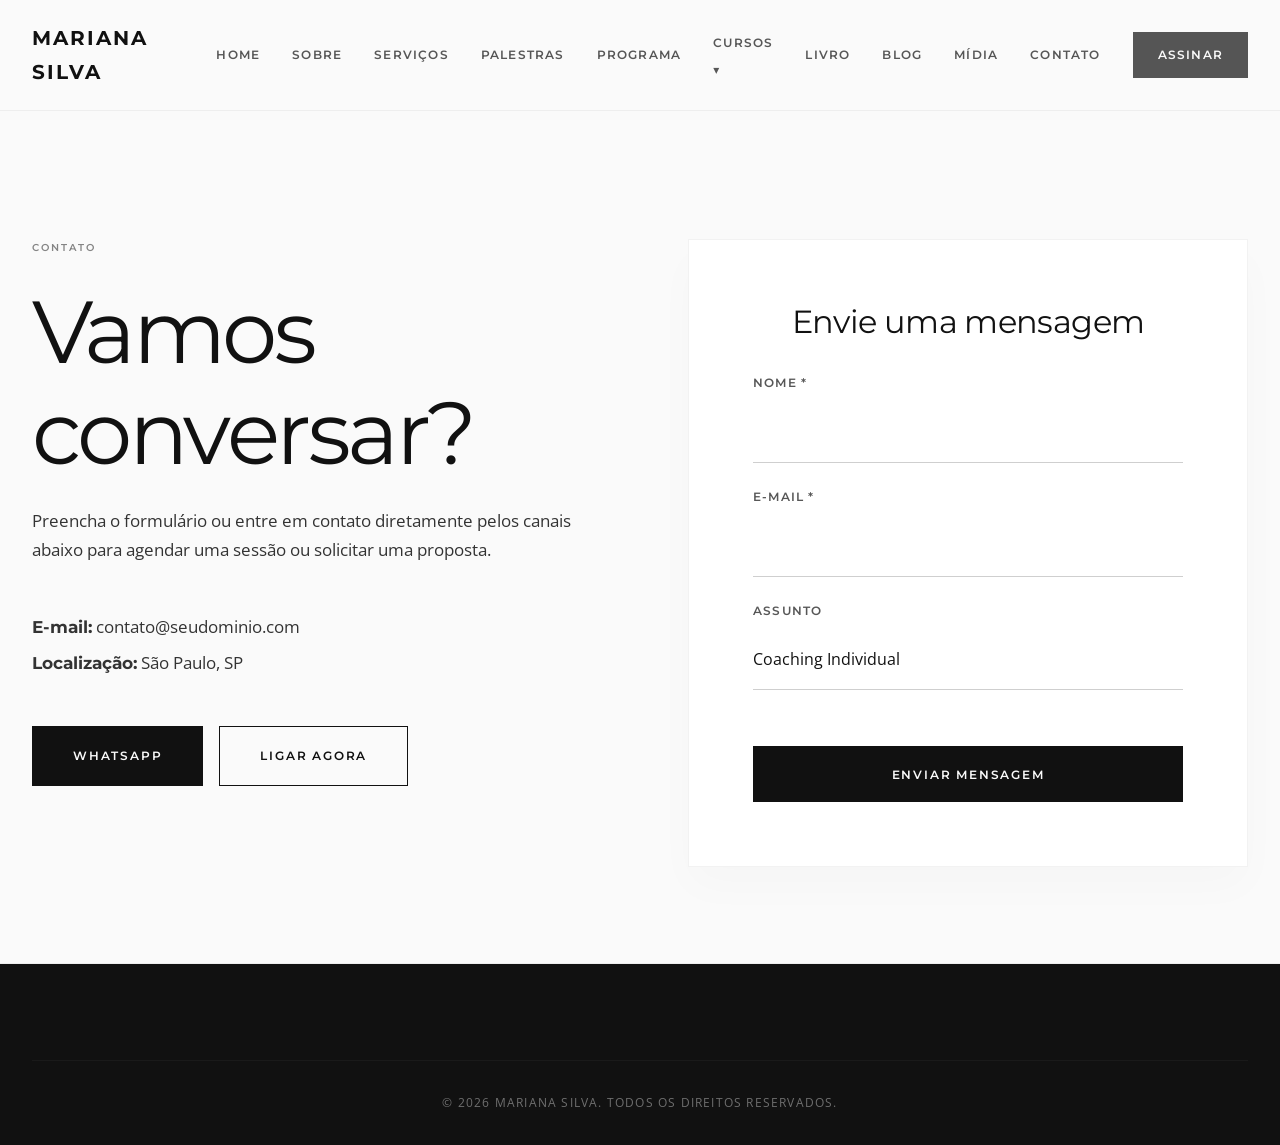
<file: contato.html>
<!DOCTYPE html>
<html lang="pt-BR">
<head>
  <meta charset="UTF-8">
  <meta name="viewport" content="width=device-width, initial-scale=1.0">
  <title>Contato | Mariana Silva</title>
  <link rel="preconnect" href="https://fonts.googleapis.com">
  <link rel="preconnect" href="https://fonts.gstatic.com" crossorigin>
  <link href="https://fonts.googleapis.com/css2?family=Montserrat:wght@300;400;600;700&family=Open+Sans:wght@400;600&display=swap" rel="stylesheet">
  <link rel="stylesheet" href="assets/styles.css">
</head>
<body>
  <!-- Header -->
  <header class="header">
    <div class="container">
      <a href="index.html" class="logo">Mariana Silva</a>
      <button class="mobile-menu-btn">☰</button>
      <nav class="nav">
        <a href="index.html">Home</a>
        <a href="sobre.html">Sobre</a>
        <a href="servicos.html">Serviços</a>
        <a href="palestras.html">Palestras</a>
        <a href="programa.html">Programa</a>
        <div class="dropdown">
          <a href="cursos.html">Cursos ▾</a>
          <div class="dropdown-menu">
            <a href="cursos.html#curso-1">Fundamentos para uma Carreira Forte</a>
            <a href="cursos.html#curso-2">Coaching Yourself to Career Success</a>
            <a href="cursos.html#curso-3">Building an Authentic Career</a>
            <a href="cursos.html#curso-4">Cultivating Quiet Confidence</a>
          </div>
        </div>
        <a href="index.html#livro">Livro</a>
        <a href="blog/index.html">Blog</a>
        <a href="midia.html">Mídia</a>
        <a href="contato.html">Contato</a>
        <a href="index.html#assinar" class="btn btn-primary" style="padding: 0.75rem 1.5rem;">Assinar</a>
      </nav>
    </div>
  </header>

  <section class="hero fade-up" style="padding: 8rem 0 6rem; min-height: auto;">
    <div class="container split-section">
      <div class="split-content">
        <span class="micro-heading">Contato</span>
        <h1>Vamos conversar?</h1>
        <p>Preencha o formulário ou entre em contato diretamente pelos canais abaixo para agendar uma sessão ou solicitar uma proposta.</p>
        
        <div style="margin-top: 3rem; margin-bottom: 3rem;">
          <p style="margin-bottom: 0.5rem;"><strong style="font-family: var(--font-headings);">E-mail:</strong> contato@seudominio.com</p>
          <p><strong style="font-family: var(--font-headings);">Localização:</strong> São Paulo, SP</p>
        </div>
        
        <div class="hero-actions">
          <a href="https://wa.me/5511999999999?text=Ol%C3%A1%21%20Vim%20pelo%20seu%20site%20e%20quero%20saber%20mais%20sobre%20consultoria%20de%20carreira." class="btn btn-primary" target="_blank">WhatsApp</a>
          <a href="tel:+5511999999999" class="btn btn-outline">Ligar Agora</a>
        </div>
      </div>
      
      <div class="optin-block fade-up delay-1" style="margin: 0; padding: 4rem; width: 100%;">
        <h2 style="font-size: 2rem; margin-bottom: 2rem;">Envie uma mensagem</h2>
        <form action="" method="post" style="text-align: left;">
          <input type="text" name="website" style="display:none" tabindex="-1" autocomplete="off">
          
          <div class="form-group">
            <label>Nome *</label>
            <input type="text" name="nome" class="form-control" required>
          </div>
          
          <div class="form-group">
            <label>E-mail *</label>
            <input type="email" name="email" class="form-control" required>
          </div>
          
          <div class="form-group">
            <label>Assunto</label>
            <select name="interesse" class="form-control" style="appearance: none; background: transparent;">
              <option value="Coaching">Coaching Individual</option>
              <option value="Consultoria">Consultoria Corporativa</option>
              <option value="Palestras">Palestras</option>
              <option value="Outros">Outros</option>
            </select>
          </div>
          
          <button type="submit" class="btn btn-primary" style="width: 100%; margin-top: 2rem;">Enviar Mensagem</button>
        </form>
        <div class="success-msg">Mensagem enviada! Entraremos em contato em breve.</div>
      </div>
    </div>
  </section>

  <footer class="footer">
    <div class="container">
      <div class="footer-bottom">
        &copy; 2026 Mariana Silva. Todos os direitos reservados.
      </div>
    </div>
  </footer>
  <script src="assets/main.js"></script>
</body>
</html>
</file>
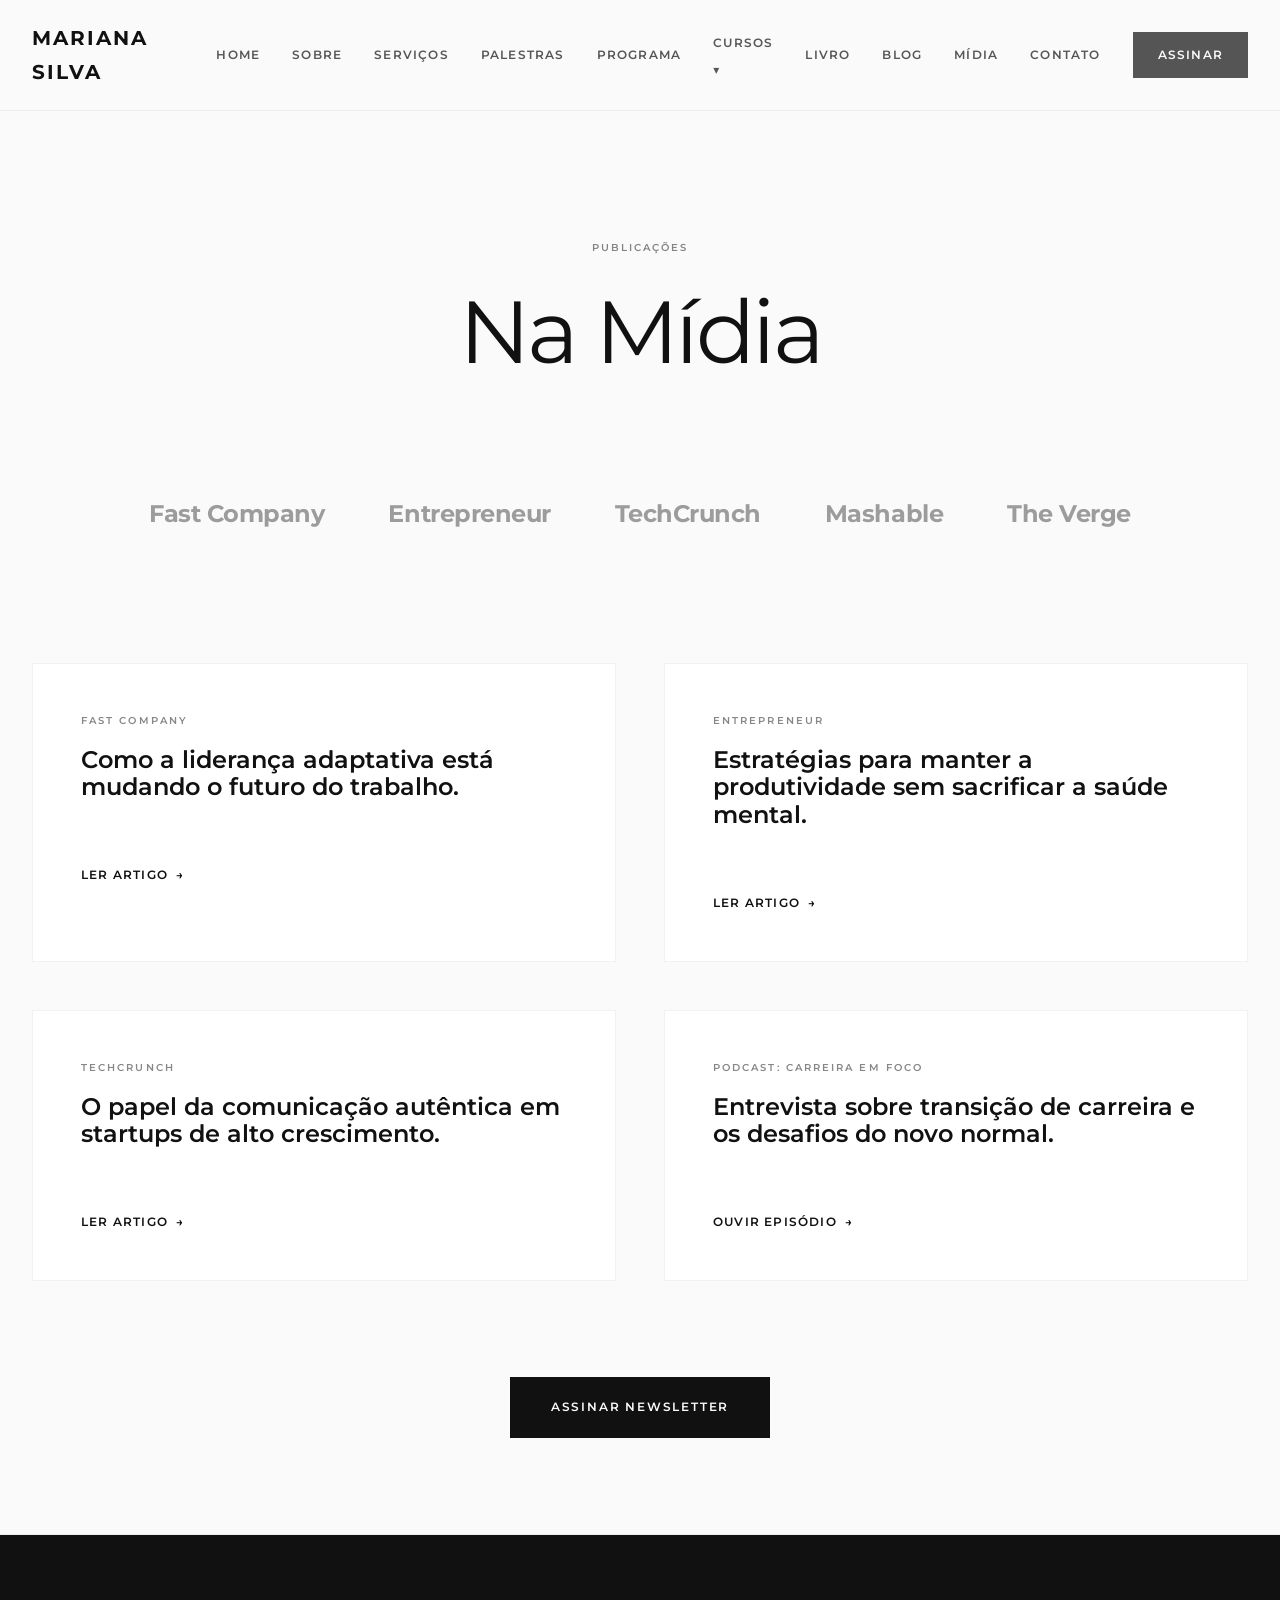
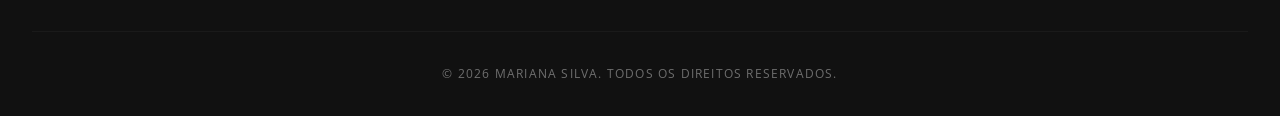
<file: midia.html>
<!DOCTYPE html>
<html lang="pt-BR">
<head>
  <meta charset="UTF-8">
  <meta name="viewport" content="width=device-width, initial-scale=1.0">
  <title>Mídia | Mariana Silva</title>
  <link rel="preconnect" href="https://fonts.googleapis.com">
  <link rel="preconnect" href="https://fonts.gstatic.com" crossorigin>
  <link href="https://fonts.googleapis.com/css2?family=Montserrat:wght@300;400;600;700&family=Open+Sans:wght@400;600&display=swap" rel="stylesheet">
  <link rel="stylesheet" href="assets/styles.css">
</head>
<body>
  <!-- Header -->
  <header class="header">
    <div class="container">
      <a href="index.html" class="logo">Mariana Silva</a>
      <button class="mobile-menu-btn">☰</button>
      <nav class="nav">
        <a href="index.html">Home</a>
        <a href="sobre.html">Sobre</a>
        <a href="servicos.html">Serviços</a>
        <a href="palestras.html">Palestras</a>
        <a href="programa.html">Programa</a>
        <div class="dropdown">
          <a href="cursos.html">Cursos ▾</a>
          <div class="dropdown-menu">
            <a href="cursos.html#curso-1">Fundamentos para uma Carreira Forte</a>
            <a href="cursos.html#curso-2">Coaching Yourself to Career Success</a>
            <a href="cursos.html#curso-3">Building an Authentic Career</a>
            <a href="cursos.html#curso-4">Cultivating Quiet Confidence</a>
          </div>
        </div>
        <a href="index.html#livro">Livro</a>
        <a href="blog/index.html">Blog</a>
        <a href="midia.html">Mídia</a>
        <a href="contato.html">Contato</a>
        <a href="index.html#assinar" class="btn btn-primary" style="padding: 0.75rem 1.5rem;">Assinar</a>
      </nav>
    </div>
  </header>

  <section class="hero fade-up" style="padding: 8rem 0 6rem; min-height: auto;">
    <div class="container">
      <span class="micro-heading" style="text-align: center;">Publicações</span>
      <h1 style="text-align: center; margin-bottom: 3rem;">Na Mídia</h1>
      
      <div class="press-strip fade-up delay-1" style="background: transparent; margin-bottom: 4rem; border: none;">
        <div class="press-logos">
          <span>Fast Company</span>
          <span>Entrepreneur</span>
          <span>TechCrunch</span>
          <span>Mashable</span>
          <span>The Verge</span>
        </div>
      </div>

      <div class="grid-2">
        <div class="card fade-up delay-1" style="padding: 3rem; border: 1px solid rgba(17,17,17,0.05); background: #fff;">
          <span class="micro-heading" style="margin-bottom: 1rem;">Fast Company</span>
          <h3 class="card-title" style="font-size: 1.5rem;">Como a liderança adaptativa está mudando o futuro do trabalho.</h3>
          <a href="#" class="card-link" style="margin-top: 2rem;">Ler Artigo</a>
        </div>
        <div class="card fade-up delay-2" style="padding: 3rem; border: 1px solid rgba(17,17,17,0.05); background: #fff;">
          <span class="micro-heading" style="margin-bottom: 1rem;">Entrepreneur</span>
          <h3 class="card-title" style="font-size: 1.5rem;">Estratégias para manter a produtividade sem sacrificar a saúde mental.</h3>
          <a href="#" class="card-link" style="margin-top: 2rem;">Ler Artigo</a>
        </div>
        <div class="card fade-up delay-3" style="padding: 3rem; border: 1px solid rgba(17,17,17,0.05); background: #fff;">
          <span class="micro-heading" style="margin-bottom: 1rem;">TechCrunch</span>
          <h3 class="card-title" style="font-size: 1.5rem;">O papel da comunicação autêntica em startups de alto crescimento.</h3>
          <a href="#" class="card-link" style="margin-top: 2rem;">Ler Artigo</a>
        </div>
        <div class="card fade-up delay-3" style="padding: 3rem; border: 1px solid rgba(17,17,17,0.05); background: #fff;">
          <span class="micro-heading" style="margin-bottom: 1rem;">Podcast: Carreira em Foco</span>
          <h3 class="card-title" style="font-size: 1.5rem;">Entrevista sobre transição de carreira e os desafios do novo normal.</h3>
          <a href="#" class="card-link" style="margin-top: 2rem;">Ouvir Episódio</a>
        </div>
      </div>
      
      <div style="text-align: center; margin-top: 6rem;" class="fade-up">
        <a href="index.html#assinar" class="btn btn-primary">Assinar Newsletter</a>
      </div>
    </div>
  </section>

  <footer class="footer">
    <div class="container">
      <div class="footer-bottom">
        &copy; 2026 Mariana Silva. Todos os direitos reservados.
      </div>
    </div>
  </footer>
  <script src="assets/main.js"></script>
</body>
</html>
</file>
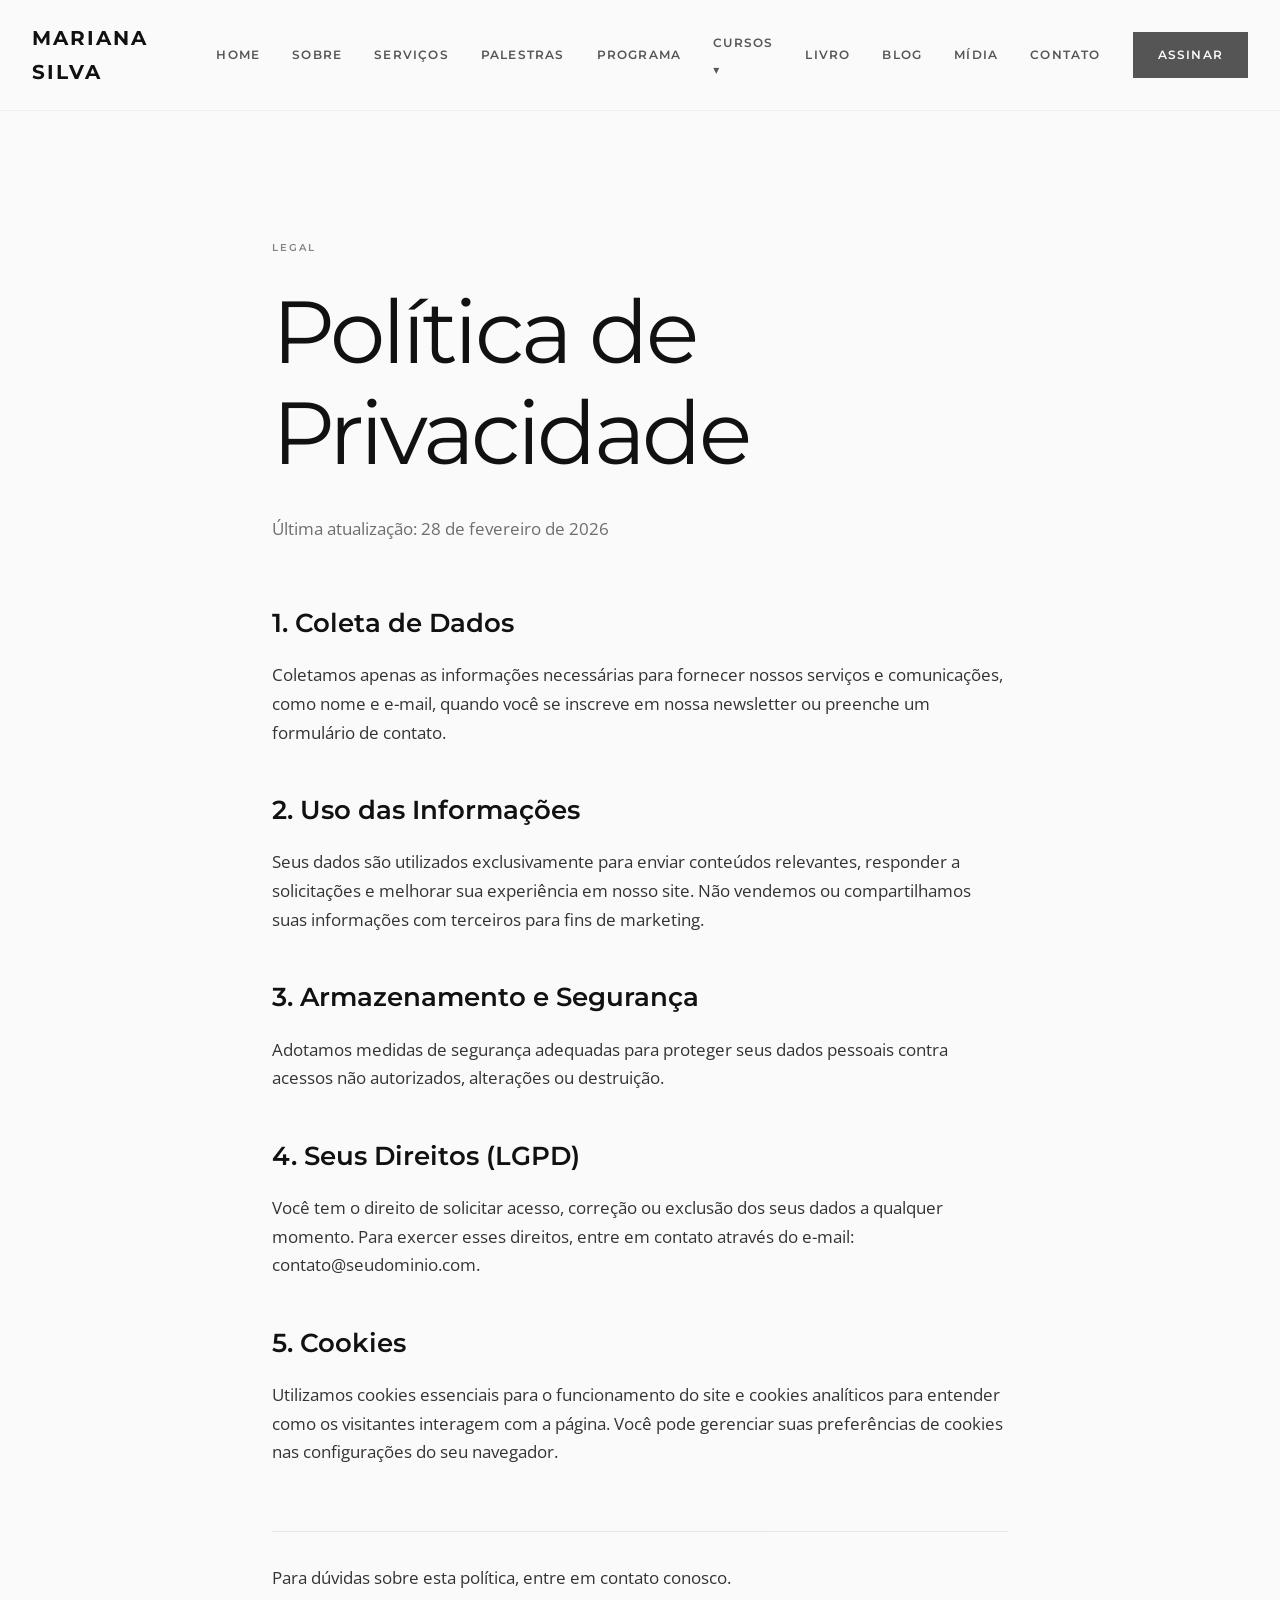
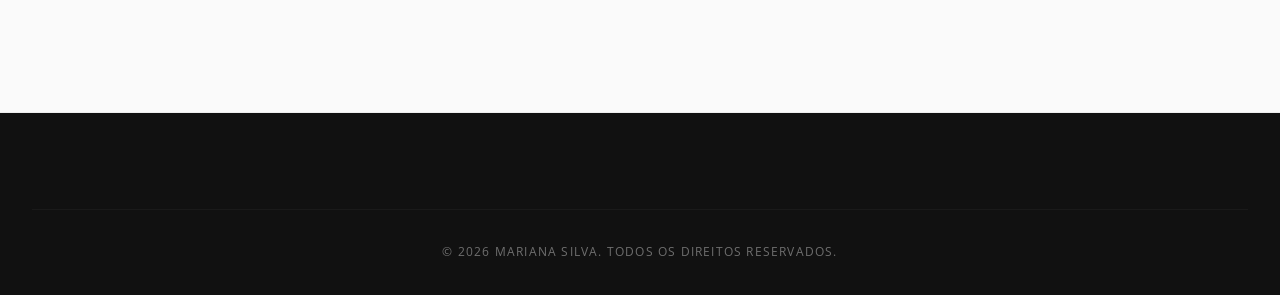
<file: privacidade.html>
<!DOCTYPE html>
<html lang="pt-BR">
<head>
  <meta charset="UTF-8">
  <meta name="viewport" content="width=device-width, initial-scale=1.0">
  <title>Política de Privacidade | Mariana Silva</title>
  <link rel="preconnect" href="https://fonts.googleapis.com">
  <link rel="preconnect" href="https://fonts.gstatic.com" crossorigin>
  <link href="https://fonts.googleapis.com/css2?family=Montserrat:wght@300;400;600;700&family=Open+Sans:wght@400;600&display=swap" rel="stylesheet">
  <link rel="stylesheet" href="assets/styles.css">
</head>
<body>
  <!-- Header -->
  <header class="header">
    <div class="container">
      <a href="index.html" class="logo">Mariana Silva</a>
      <button class="mobile-menu-btn">☰</button>
      <nav class="nav">
        <a href="index.html">Home</a>
        <a href="sobre.html">Sobre</a>
        <a href="servicos.html">Serviços</a>
        <a href="palestras.html">Palestras</a>
        <a href="programa.html">Programa</a>
        <div class="dropdown">
          <a href="cursos.html">Cursos ▾</a>
          <div class="dropdown-menu">
            <a href="cursos.html#curso-1">Fundamentos para uma Carreira Forte</a>
            <a href="cursos.html#curso-2">Coaching Yourself to Career Success</a>
            <a href="cursos.html#curso-3">Building an Authentic Career</a>
            <a href="cursos.html#curso-4">Cultivating Quiet Confidence</a>
          </div>
        </div>
        <a href="index.html#livro">Livro</a>
        <a href="blog/index.html">Blog</a>
        <a href="midia.html">Mídia</a>
        <a href="contato.html">Contato</a>
        <a href="index.html#assinar" class="btn btn-primary" style="padding: 0.75rem 1.5rem;">Assinar</a>
      </nav>
    </div>
  </header>

  <section class="hero fade-up" style="padding: 8rem 0 6rem; min-height: auto;">
    <div class="container" style="max-width: 800px;">
      <span class="micro-heading">Legal</span>
      <h1 style="margin-bottom: 2rem;">Política de Privacidade</h1>
      <p style="margin-bottom: 4rem; opacity: 0.6;">Última atualização: 28 de fevereiro de 2026</p>
      
      <h3 style="margin-top: 3rem;">1. Coleta de Dados</h3>
      <p style="margin-bottom: 1.5rem;">Coletamos apenas as informações necessárias para fornecer nossos serviços e comunicações, como nome e e-mail, quando você se inscreve em nossa newsletter ou preenche um formulário de contato.</p>
      
      <h3 style="margin-top: 3rem;">2. Uso das Informações</h3>
      <p style="margin-bottom: 1.5rem;">Seus dados são utilizados exclusivamente para enviar conteúdos relevantes, responder a solicitações e melhorar sua experiência em nosso site. Não vendemos ou compartilhamos suas informações com terceiros para fins de marketing.</p>
      
      <h3 style="margin-top: 3rem;">3. Armazenamento e Segurança</h3>
      <p style="margin-bottom: 1.5rem;">Adotamos medidas de segurança adequadas para proteger seus dados pessoais contra acessos não autorizados, alterações ou destruição.</p>
      
      <h3 style="margin-top: 3rem;">4. Seus Direitos (LGPD)</h3>
      <p style="margin-bottom: 1.5rem;">Você tem o direito de solicitar acesso, correção ou exclusão dos seus dados a qualquer momento. Para exercer esses direitos, entre em contato através do e-mail: contato@seudominio.com.</p>
      
      <h3 style="margin-top: 3rem;">5. Cookies</h3>
      <p style="margin-bottom: 1.5rem;">Utilizamos cookies essenciais para o funcionamento do site e cookies analíticos para entender como os visitantes interagem com a página. Você pode gerenciar suas preferências de cookies nas configurações do seu navegador.</p>
      
      <p style="margin-top: 4rem; padding-top: 2rem; border-top: 1px solid rgba(17,17,17,0.1);">Para dúvidas sobre esta política, entre em contato conosco.</p>
    </div>
  </section>

  <footer class="footer">
    <div class="container">
      <div class="footer-bottom">
        &copy; 2026 Mariana Silva. Todos os direitos reservados.
      </div>
    </div>
  </footer>
  <script src="assets/main.js"></script>
</body>
</html>
</file>
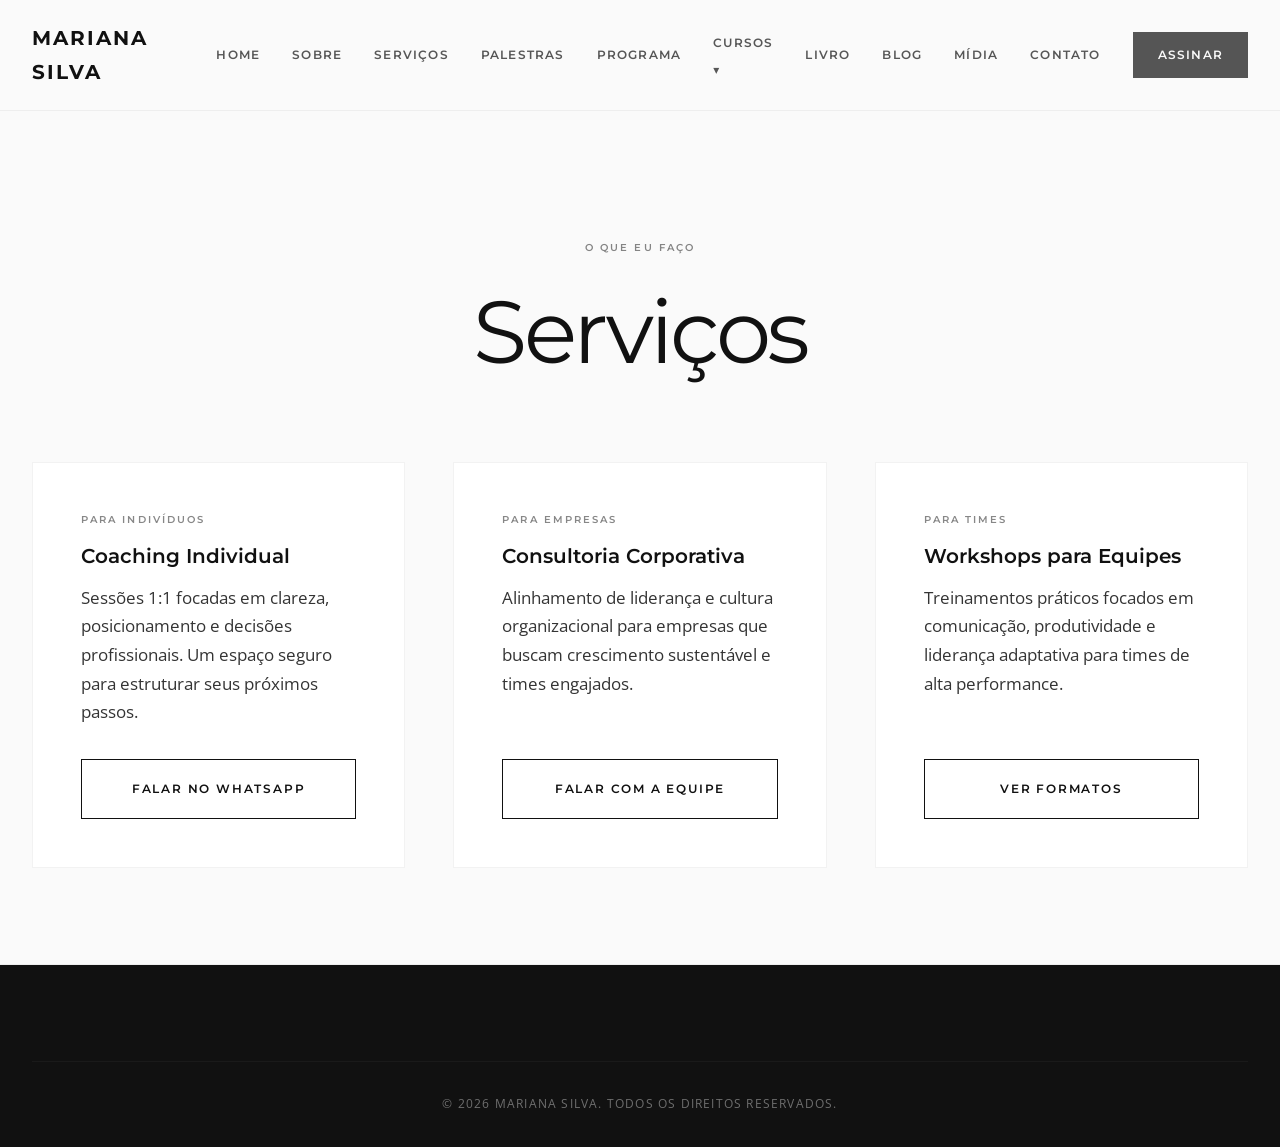
<file: servicos.html>
<!DOCTYPE html>
<html lang="pt-BR">
<head>
  <meta charset="UTF-8">
  <meta name="viewport" content="width=device-width, initial-scale=1.0">
  <title>Serviços | Mariana Silva</title>
  <link rel="preconnect" href="https://fonts.googleapis.com">
  <link rel="preconnect" href="https://fonts.gstatic.com" crossorigin>
  <link href="https://fonts.googleapis.com/css2?family=Montserrat:wght@300;400;600;700&family=Open+Sans:wght@400;600&display=swap" rel="stylesheet">
  <link rel="stylesheet" href="assets/styles.css">
</head>
<body>
  <!-- Header -->
  <header class="header">
    <div class="container">
      <a href="index.html" class="logo">Mariana Silva</a>
      <button class="mobile-menu-btn">☰</button>
      <nav class="nav">
        <a href="index.html">Home</a>
        <a href="sobre.html">Sobre</a>
        <a href="servicos.html">Serviços</a>
        <a href="palestras.html">Palestras</a>
        <a href="programa.html">Programa</a>
        <div class="dropdown">
          <a href="cursos.html">Cursos ▾</a>
          <div class="dropdown-menu">
            <a href="cursos.html#curso-1">Fundamentos para uma Carreira Forte</a>
            <a href="cursos.html#curso-2">Coaching Yourself to Career Success</a>
            <a href="cursos.html#curso-3">Building an Authentic Career</a>
            <a href="cursos.html#curso-4">Cultivating Quiet Confidence</a>
          </div>
        </div>
        <a href="index.html#livro">Livro</a>
        <a href="blog/index.html">Blog</a>
        <a href="midia.html">Mídia</a>
        <a href="contato.html">Contato</a>
        <a href="index.html#assinar" class="btn btn-primary" style="padding: 0.75rem 1.5rem;">Assinar</a>
      </nav>
    </div>
  </header>

  <section class="hero fade-up" style="padding: 8rem 0 6rem; min-height: auto;">
    <div class="container">
      <span class="micro-heading" style="text-align: center;">O que eu faço</span>
      <h1 style="text-align: center; margin-bottom: 5rem;">Serviços</h1>
      <div class="grid-3">
        <div class="card fade-up delay-1" style="border: 1px solid rgba(17,17,17,0.05); padding: 3rem; background: #fff;">
          <span class="micro-heading" style="margin-bottom: 1rem;">Para Indivíduos</span>
          <h3 class="card-title">Coaching Individual</h3>
          <p style="margin-bottom: 2rem;">Sessões 1:1 focadas em clareza, posicionamento e decisões profissionais. Um espaço seguro para estruturar seus próximos passos.</p>
          <a href="https://wa.me/5511999999999?text=Ol%C3%A1%21%20Gostaria%20de%20saber%20mais%20sobre%20o%20Coaching%20Individual." class="btn btn-outline" style="width: 100%; margin-top: auto;" target="_blank">Falar no WhatsApp</a>
        </div>
        <div class="card fade-up delay-2" style="border: 1px solid rgba(17,17,17,0.05); padding: 3rem; background: #fff;">
          <span class="micro-heading" style="margin-bottom: 1rem;">Para Empresas</span>
          <h3 class="card-title">Consultoria Corporativa</h3>
          <p style="margin-bottom: 2rem;">Alinhamento de liderança e cultura organizacional para empresas que buscam crescimento sustentável e times engajados.</p>
          <a href="contato.html" class="btn btn-outline" style="width: 100%; margin-top: auto;">Falar com a Equipe</a>
        </div>
        <div class="card fade-up delay-3" style="border: 1px solid rgba(17,17,17,0.05); padding: 3rem; background: #fff;">
          <span class="micro-heading" style="margin-bottom: 1rem;">Para Times</span>
          <h3 class="card-title">Workshops para Equipes</h3>
          <p style="margin-bottom: 2rem;">Treinamentos práticos focados em comunicação, produtividade e liderança adaptativa para times de alta performance.</p>
          <a href="palestras.html" class="btn btn-outline" style="width: 100%; margin-top: auto;">Ver Formatos</a>
        </div>
      </div>
    </div>
  </section>

  <footer class="footer">
    <div class="container">
      <div class="footer-bottom">
        &copy; 2026 Mariana Silva. Todos os direitos reservados.
      </div>
    </div>
  </footer>
  <script src="assets/main.js"></script>
</body>
</html>
</file>
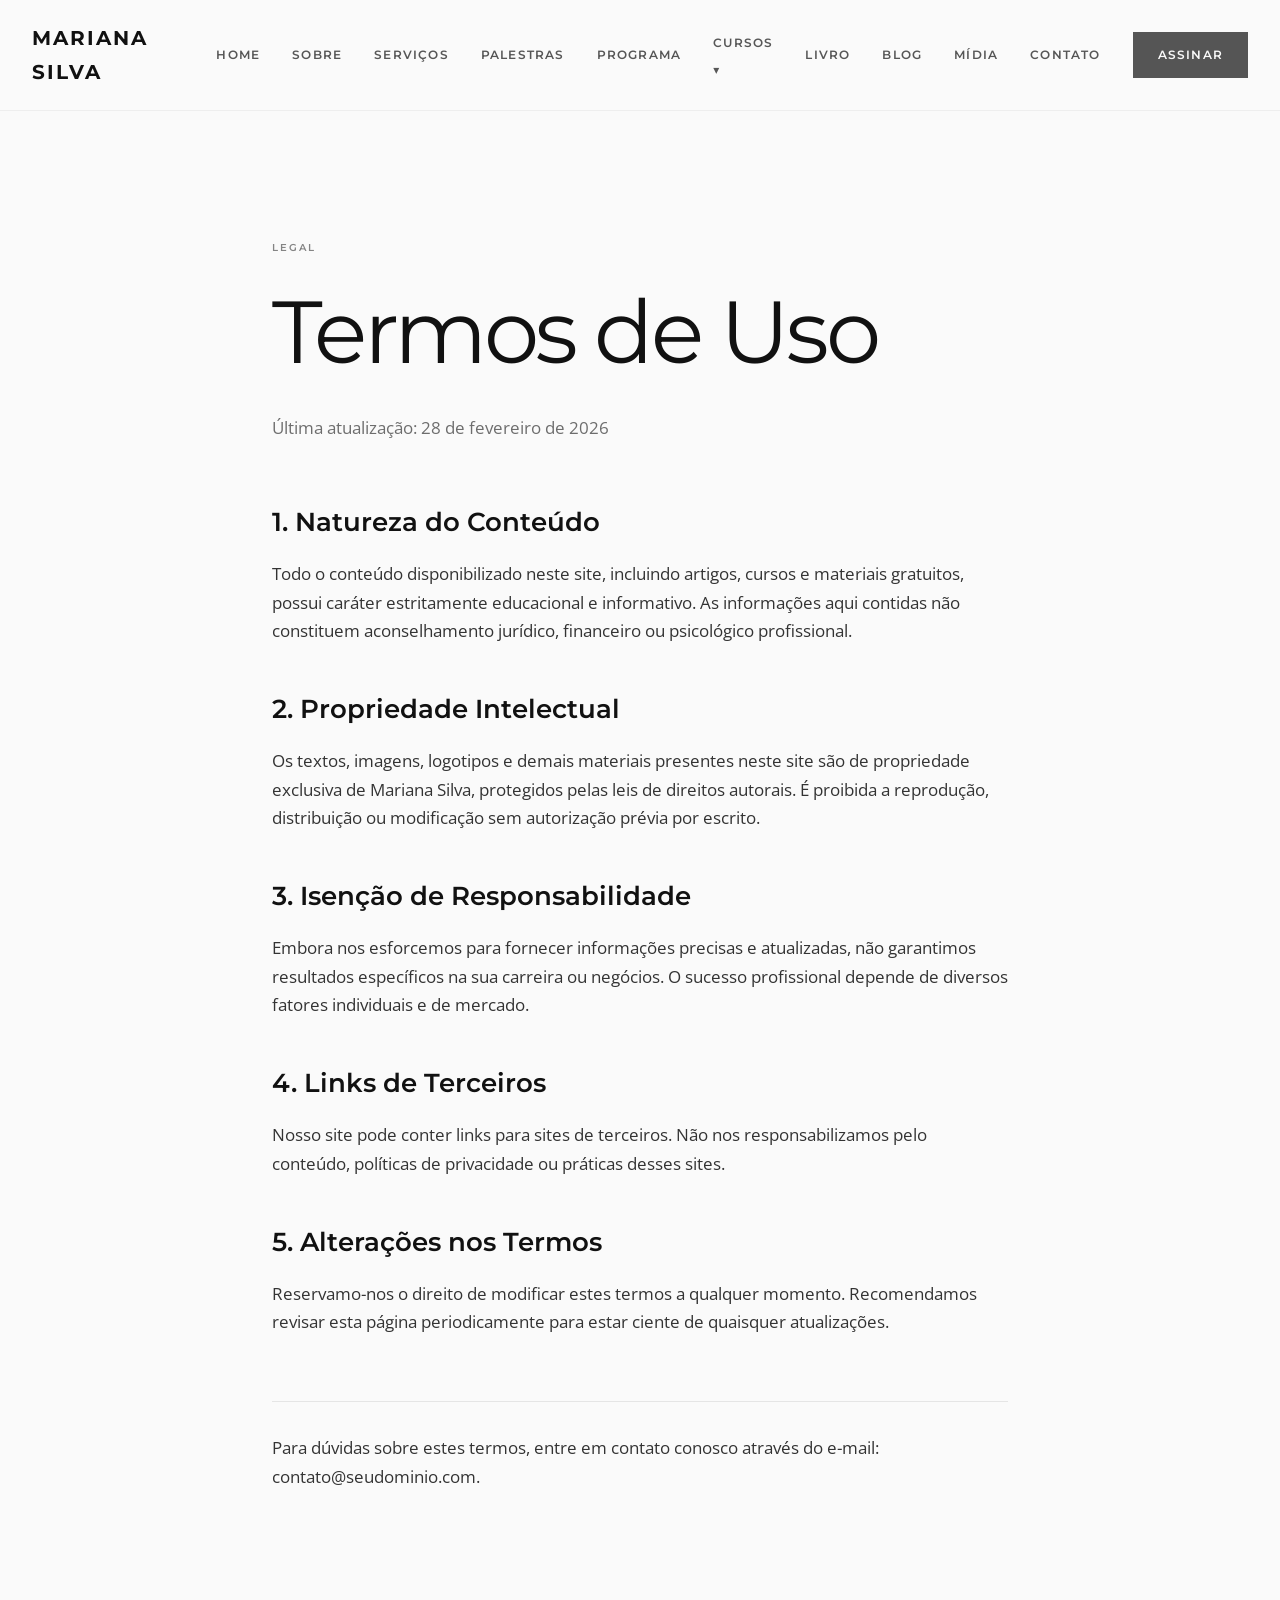
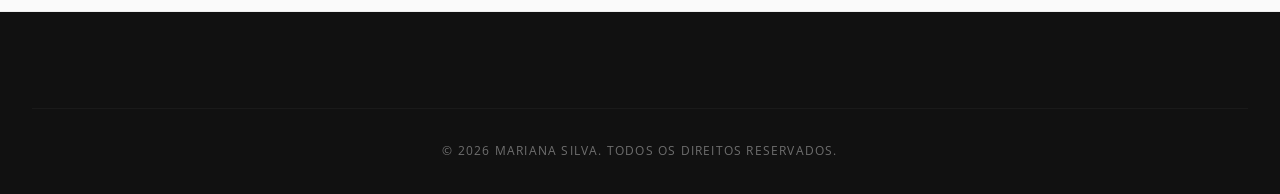
<file: termos.html>
<!DOCTYPE html>
<html lang="pt-BR">
<head>
  <meta charset="UTF-8">
  <meta name="viewport" content="width=device-width, initial-scale=1.0">
  <title>Termos de Uso | Mariana Silva</title>
  <link rel="preconnect" href="https://fonts.googleapis.com">
  <link rel="preconnect" href="https://fonts.gstatic.com" crossorigin>
  <link href="https://fonts.googleapis.com/css2?family=Montserrat:wght@300;400;600;700&family=Open+Sans:wght@400;600&display=swap" rel="stylesheet">
  <link rel="stylesheet" href="assets/styles.css">
</head>
<body>
  <!-- Header -->
  <header class="header">
    <div class="container">
      <a href="index.html" class="logo">Mariana Silva</a>
      <button class="mobile-menu-btn">☰</button>
      <nav class="nav">
        <a href="index.html">Home</a>
        <a href="sobre.html">Sobre</a>
        <a href="servicos.html">Serviços</a>
        <a href="palestras.html">Palestras</a>
        <a href="programa.html">Programa</a>
        <div class="dropdown">
          <a href="cursos.html">Cursos ▾</a>
          <div class="dropdown-menu">
            <a href="cursos.html#curso-1">Fundamentos para uma Carreira Forte</a>
            <a href="cursos.html#curso-2">Coaching Yourself to Career Success</a>
            <a href="cursos.html#curso-3">Building an Authentic Career</a>
            <a href="cursos.html#curso-4">Cultivating Quiet Confidence</a>
          </div>
        </div>
        <a href="index.html#livro">Livro</a>
        <a href="blog/index.html">Blog</a>
        <a href="midia.html">Mídia</a>
        <a href="contato.html">Contato</a>
        <a href="index.html#assinar" class="btn btn-primary" style="padding: 0.75rem 1.5rem;">Assinar</a>
      </nav>
    </div>
  </header>

  <section class="hero fade-up" style="padding: 8rem 0 6rem; min-height: auto;">
    <div class="container" style="max-width: 800px;">
      <span class="micro-heading">Legal</span>
      <h1 style="margin-bottom: 2rem;">Termos de Uso</h1>
      <p style="margin-bottom: 4rem; opacity: 0.6;">Última atualização: 28 de fevereiro de 2026</p>
      
      <h3 style="margin-top: 3rem;">1. Natureza do Conteúdo</h3>
      <p style="margin-bottom: 1.5rem;">Todo o conteúdo disponibilizado neste site, incluindo artigos, cursos e materiais gratuitos, possui caráter estritamente educacional e informativo. As informações aqui contidas não constituem aconselhamento jurídico, financeiro ou psicológico profissional.</p>
      
      <h3 style="margin-top: 3rem;">2. Propriedade Intelectual</h3>
      <p style="margin-bottom: 1.5rem;">Os textos, imagens, logotipos e demais materiais presentes neste site são de propriedade exclusiva de Mariana Silva, protegidos pelas leis de direitos autorais. É proibida a reprodução, distribuição ou modificação sem autorização prévia por escrito.</p>
      
      <h3 style="margin-top: 3rem;">3. Isenção de Responsabilidade</h3>
      <p style="margin-bottom: 1.5rem;">Embora nos esforcemos para fornecer informações precisas e atualizadas, não garantimos resultados específicos na sua carreira ou negócios. O sucesso profissional depende de diversos fatores individuais e de mercado.</p>
      
      <h3 style="margin-top: 3rem;">4. Links de Terceiros</h3>
      <p style="margin-bottom: 1.5rem;">Nosso site pode conter links para sites de terceiros. Não nos responsabilizamos pelo conteúdo, políticas de privacidade ou práticas desses sites.</p>
      
      <h3 style="margin-top: 3rem;">5. Alterações nos Termos</h3>
      <p style="margin-bottom: 1.5rem;">Reservamo-nos o direito de modificar estes termos a qualquer momento. Recomendamos revisar esta página periodicamente para estar ciente de quaisquer atualizações.</p>
      
      <p style="margin-top: 4rem; padding-top: 2rem; border-top: 1px solid rgba(17,17,17,0.1);">Para dúvidas sobre estes termos, entre em contato conosco através do e-mail: contato@seudominio.com.</p>
    </div>
  </section>

  <footer class="footer">
    <div class="container">
      <div class="footer-bottom">
        &copy; 2026 Mariana Silva. Todos os direitos reservados.
      </div>
    </div>
  </footer>
  <script src="assets/main.js"></script>
</body>
</html>
</file>
<file: assets/styles.css>
:root {
  --c-text: #111111;
  --c-bg: #FAFAFA;
  --c-accent: #1A73E8;
  --font-headings: 'Montserrat', system-ui, -apple-system, sans-serif;
  --font-body: 'Open Sans', system-ui, -apple-system, sans-serif;
  --ease-out: cubic-bezier(0.21, 1.02, 0.73, 1);
}

* {
  box-sizing: border-box;
  margin: 0;
  padding: 0;
}

body {
  font-family: var(--font-body);
  color: var(--c-text);
  background-color: var(--c-bg);
  line-height: 1.7;
  overflow-x: hidden;
  -webkit-font-smoothing: antialiased;
  -moz-osx-font-smoothing: grayscale;
}

/* Premium Typography */
h1, h2, h3, h4, h5, h6 {
  font-family: var(--font-headings);
  line-height: 1.15;
  margin-bottom: 1.5rem;
  font-weight: 400;
}

h1 {
  font-size: clamp(3rem, 7vw, 5.5rem);
  letter-spacing: -0.04em;
}

h2 {
  font-size: clamp(2rem, 5vw, 3.5rem);
  letter-spacing: -0.02em;
}

h3 {
  font-size: clamp(1.25rem, 2vw, 1.75rem);
  font-weight: 600;
}

p {
  font-size: 1.05rem;
  margin-bottom: 1.5rem;
  opacity: 0.85;
}

a {
  color: var(--c-text);
  text-decoration: none;
  transition: color 0.3s ease, opacity 0.3s ease;
}

a:hover {
  color: var(--c-accent);
}

img {
  max-width: 100%;
  height: auto;
  display: block;
}

.container {
  width: 100%;
  max-width: 1280px;
  margin: 0 auto;
  padding: 0 2rem;
}

.micro-heading {
  font-family: var(--font-headings);
  font-size: 0.65rem;
  text-transform: uppercase;
  letter-spacing: 0.2em;
  font-weight: 600;
  opacity: 0.5;
  display: block;
  margin-bottom: 1.5rem;
}

/* Animations */
.fade-up {
  opacity: 0;
  transform: translateY(30px);
  transition: opacity 1s var(--ease-out), transform 1s var(--ease-out);
}

.fade-up.visible {
  opacity: 1;
  transform: translateY(0);
}

.delay-1 { transition-delay: 0.1s; }
.delay-2 { transition-delay: 0.2s; }
.delay-3 { transition-delay: 0.3s; }

/* Buttons */
.btn {
  display: inline-flex;
  align-items: center;
  justify-content: center;
  padding: 1.2rem 2.5rem;
  font-family: var(--font-headings);
  font-size: 0.75rem;
  font-weight: 600;
  text-transform: uppercase;
  letter-spacing: 0.15em;
  cursor: pointer;
  border: 1px solid var(--c-text);
  transition: all 0.4s var(--ease-out);
  text-decoration: none;
  background: transparent;
  color: var(--c-text);
}

.btn-primary {
  background-color: var(--c-text);
  color: var(--c-bg);
}

.btn-primary:hover {
  background-color: var(--c-accent);
  border-color: var(--c-accent);
  color: #fff;
}

.btn-outline:hover {
  background-color: var(--c-text);
  color: var(--c-bg);
}

/* Header */
.header {
  position: sticky;
  top: 0;
  background-color: rgba(250, 250, 250, 0.9);
  backdrop-filter: blur(12px);
  -webkit-backdrop-filter: blur(12px);
  z-index: 100;
  border-bottom: 1px solid rgba(17, 17, 17, 0.05);
  padding: 1.25rem 0;
  transition: padding 0.3s ease;
}

.header .container {
  display: flex;
  justify-content: space-between;
  align-items: center;
}

.logo {
  font-family: var(--font-headings);
  font-weight: 700;
  font-size: 1.25rem;
  color: var(--c-text);
  text-transform: uppercase;
  letter-spacing: 0.1em;
}

.logo:hover {
  color: var(--c-text);
  opacity: 0.7;
}

.nav {
  display: flex;
  gap: 2rem;
  align-items: center;
}

.nav a {
  font-family: var(--font-headings);
  font-size: 0.75rem;
  font-weight: 600;
  text-transform: uppercase;
  letter-spacing: 0.1em;
  opacity: 0.7;
}

.nav a:hover {
  opacity: 1;
  color: var(--c-accent);
}

.nav .dropdown {
  position: relative;
  padding: 0.5rem 0;
}

.nav .dropdown-menu {
  display: none;
  position: absolute;
  top: 100%;
  left: 50%;
  transform: translateX(-50%);
  background: var(--c-bg);
  border: 1px solid rgba(17, 17, 17, 0.08);
  min-width: 240px;
  padding: 1rem 0;
  box-shadow: 0 10px 30px rgba(0,0,0,0.05);
}

.nav .dropdown:hover .dropdown-menu {
  display: block;
  animation: fadeUpMenu 0.3s var(--ease-out) forwards;
}

@keyframes fadeUpMenu {
  from { opacity: 0; transform: translate(-50%, 10px); }
  to { opacity: 1; transform: translate(-50%, 0); }
}

.nav .dropdown-menu a {
  display: block;
  padding: 0.75rem 2rem;
  text-transform: none;
  letter-spacing: 0.02em;
  font-size: 0.85rem;
  font-weight: 400;
}

.nav .dropdown-menu a:hover {
  background: rgba(17, 17, 17, 0.03);
  color: var(--c-text);
}

.mobile-menu-btn {
  display: none;
  background: none;
  border: none;
  font-size: 1.5rem;
  cursor: pointer;
  color: var(--c-text);
}

/* Sections */
section {
  padding: 8rem 0;
  border-bottom: 1px solid rgba(17, 17, 17, 0.05);
}

.split-section {
  display: grid;
  grid-template-columns: 1fr 1fr;
  gap: 6rem;
  align-items: center;
}

.split-reverse .split-content {
  order: -1;
}

.img-wrapper {
  overflow: hidden;
  position: relative;
}

.img-wrapper img {
  width: 100%;
  height: 100%;
  object-fit: cover;
  transition: transform 1.5s var(--ease-out);
}

.img-wrapper:hover img {
  transform: scale(1.03);
}

@media (max-width: 992px) {
  .split-section {
    grid-template-columns: 1fr;
    gap: 3rem;
  }
  .split-reverse .split-content {
    order: 0;
  }
  section {
    padding: 5rem 0;
  }
}

/* Hero */
.hero {
  padding: 8rem 0 6rem;
  min-height: 90vh;
  display: flex;
  align-items: center;
}

.hero .split-section {
  align-items: flex-start;
}

.hero-content p {
  font-size: 1.25rem;
  margin-bottom: 3rem;
  max-width: 90%;
  line-height: 1.6;
}

.hero-actions {
  display: flex;
  gap: 1rem;
  flex-wrap: wrap;
}

.hero-image {
  position: relative;
}

.hero-image .img-wrapper {
  aspect-ratio: 4/5;
}

/* Press Strip */
.press-strip {
  padding: 4rem 0;
  background: rgba(17, 17, 17, 0.02);
  text-align: center;
  border-bottom: 1px solid rgba(17, 17, 17, 0.05);
}

.press-strip p {
  font-family: var(--font-headings);
  font-size: 0.65rem;
  text-transform: uppercase;
  letter-spacing: 0.2em;
  margin-bottom: 2rem;
  opacity: 0.5;
  font-weight: 600;
}

.press-logos {
  display: flex;
  justify-content: center;
  align-items: center;
  gap: 4rem;
  flex-wrap: wrap;
  opacity: 0.4;
  font-family: var(--font-headings);
  font-weight: 700;
  font-size: 1.5rem;
  letter-spacing: -0.02em;
}

/* Forms */
.form-group {
  margin-bottom: 1.5rem;
}

.form-group label {
  display: block;
  font-family: var(--font-headings);
  font-size: 0.75rem;
  text-transform: uppercase;
  letter-spacing: 0.1em;
  margin-bottom: 0.5rem;
  font-weight: 600;
  opacity: 0.7;
}

.form-control {
  width: 100%;
  padding: 1.2rem 0;
  border: none;
  border-bottom: 1px solid rgba(17, 17, 17, 0.2);
  background: transparent;
  font-family: var(--font-body);
  color: var(--c-text);
  font-size: 1rem;
  transition: border-color 0.3s ease;
}

.form-control:focus {
  outline: none;
  border-color: var(--c-accent);
}

.optin-block {
  background: #fff;
  padding: 5rem 4rem;
  text-align: center;
  max-width: 900px;
  margin: 0 auto;
  border: 1px solid rgba(17, 17, 17, 0.05);
  box-shadow: 0 20px 40px rgba(0,0,0,0.02);
}

.optin-inline {
  display: flex;
  gap: 1rem;
  margin-top: 2rem;
  align-items: flex-end;
}

.optin-inline .form-control {
  flex: 1;
}

@media (max-width: 768px) {
  .optin-inline {
    flex-direction: column;
    align-items: stretch;
  }
  .optin-block {
    padding: 3rem 1.5rem;
  }
}

.success-msg {
  display: none;
  color: #0f5132;
  background: #d1e7dd;
  padding: 1.5rem;
  margin-top: 2rem;
  border: 1px solid #badbcc;
  font-weight: 600;
}

/* Cards Grid */
.grid-2 { display: grid; grid-template-columns: repeat(2, 1fr); gap: 3rem; }
.grid-3 { display: grid; grid-template-columns: repeat(3, 1fr); gap: 3rem; }
.grid-4 { display: grid; grid-template-columns: repeat(4, 1fr); gap: 2rem; }

@media (max-width: 992px) {
  .grid-4 { grid-template-columns: repeat(2, 1fr); }
  .grid-3 { grid-template-columns: repeat(2, 1fr); }
}
@media (max-width: 600px) {
  .grid-2, .grid-3, .grid-4 { grid-template-columns: 1fr; gap: 2rem; }
}

.card {
  display: flex;
  flex-direction: column;
  height: 100%;
}

.card .img-wrapper {
  aspect-ratio: 4/3;
  margin-bottom: 2rem;
}

.card-title {
  font-size: 1.25rem;
  margin-bottom: 1rem;
}

.card-link {
  margin-top: auto;
  display: inline-flex;
  align-items: center;
  font-family: var(--font-headings);
  font-size: 0.75rem;
  font-weight: 600;
  text-transform: uppercase;
  letter-spacing: 0.1em;
  color: var(--c-text);
  padding-top: 1rem;
}

.card-link::after {
  content: '→';
  margin-left: 0.5rem;
  transition: transform 0.3s ease;
}

.card:hover .card-link::after {
  transform: translateX(5px);
  color: var(--c-accent);
}

/* Testimonials */
.testimonials {
  background-image: url('https://images.unsplash.com/photo-1557682250-33bd709cbe85?auto=format&fit=crop&w=1600&q=80&fm=webp');
  background-size: cover;
  background-position: center;
  background-attachment: fixed;
  position: relative;
  color: #fff;
  padding: 10rem 0;
}

.testimonials::before {
  content: '';
  position: absolute;
  inset: 0;
  background: rgba(17, 17, 17, 0.85);
}

.testimonials .container {
  position: relative;
  z-index: 1;
}

.testimonial-card {
  padding: 3rem;
  border-left: 1px solid rgba(250, 250, 250, 0.2);
}

.testimonial-quote {
  font-size: 1.25rem;
  font-style: italic;
  margin-bottom: 2rem;
  line-height: 1.6;
  font-weight: 300;
}

.testimonial-author {
  font-family: var(--font-headings);
  font-weight: 600;
  font-size: 0.75rem;
  text-transform: uppercase;
  letter-spacing: 0.15em;
  opacity: 0.7;
}

/* Floating Buttons */
.floating-btns {
  position: fixed;
  bottom: 2rem;
  right: 2rem;
  display: flex;
  flex-direction: column;
  gap: 1rem;
  z-index: 999;
}

.float-btn {
  width: 56px;
  height: 56px;
  border-radius: 50%;
  display: flex;
  align-items: center;
  justify-content: center;
  color: #fff;
  box-shadow: 0 10px 25px rgba(0,0,0,0.15);
  font-size: 24px;
  transition: transform 0.3s ease;
}

.float-btn:hover {
  transform: translateY(-5px);
  color: #fff;
}

.float-whatsapp { background: #25D366; }
.float-call { background: var(--c-accent); }

@media (prefers-reduced-motion: no-preference) {
  .float-call {
    animation: pulse 10s infinite;
  }
}

@keyframes pulse {
  0% { transform: scale(1); }
  5% { transform: scale(1.1); }
  10% { transform: scale(1); }
  15% { transform: scale(1.1); }
  20% { transform: scale(1); }
  100% { transform: scale(1); }
}

/* Cookie Notice */
.cookie-notice {
  position: fixed;
  bottom: 0;
  left: 0;
  width: 100%;
  background: var(--c-text);
  color: var(--c-bg);
  padding: 1.5rem;
  text-align: center;
  z-index: 1000;
  display: flex;
  justify-content: center;
  align-items: center;
  gap: 2rem;
  flex-wrap: wrap;
  font-size: 0.9rem;
}

.cookie-notice a {
  color: var(--c-bg);
  text-decoration: underline;
  opacity: 0.7;
}

.cookie-notice a:hover {
  opacity: 1;
}

.cookie-notice .btn {
  padding: 0.8rem 1.5rem;
  border-color: rgba(250,250,250,0.2);
  color: var(--c-bg);
}

.cookie-notice .btn-primary {
  background: var(--c-bg);
  color: var(--c-text);
}

/* Footer */
.footer {
  background: var(--c-text);
  color: var(--c-bg);
  padding: 6rem 0 2rem;
}

.footer a {
  color: var(--c-bg);
  opacity: 0.6;
}

.footer a:hover {
  opacity: 1;
}

.footer-grid {
  display: grid;
  grid-template-columns: 2fr 1fr 1fr 1fr;
  gap: 4rem;
  margin-bottom: 4rem;
}

@media (max-width: 992px) {
  .footer-grid { grid-template-columns: 1fr 1fr; gap: 3rem; }
}
@media (max-width: 600px) {
  .footer-grid { grid-template-columns: 1fr; }
}

.footer h4 {
  font-size: 0.85rem;
  text-transform: uppercase;
  letter-spacing: 0.15em;
  margin-bottom: 1.5rem;
  opacity: 0.5;
}

.footer ul {
  list-style: none;
}

.footer ul li {
  margin-bottom: 0.75rem;
}

.footer-bottom {
  text-align: center;
  padding-top: 2rem;
  border-top: 1px solid rgba(250, 250, 250, 0.1);
  font-size: 0.75rem;
  text-transform: uppercase;
  letter-spacing: 0.1em;
  opacity: 0.4;
}

/* Mobile Nav */
@media (max-width: 768px) {
  .nav {
    display: none;
    flex-direction: column;
    position: absolute;
    top: 100%;
    left: 0;
    width: 100%;
    background: rgba(250, 250, 250, 0.98);
    backdrop-filter: blur(10px);
    padding: 2rem;
    border-bottom: 1px solid rgba(17, 17, 17, 0.1);
    gap: 1.5rem;
  }
  .nav.active {
    display: flex;
  }
  .mobile-menu-btn {
    display: block;
  }
  .nav .dropdown-menu {
    position: static;
    box-shadow: none;
    border: none;
    padding-left: 1rem;
    display: block;
    background: transparent;
    transform: none;
  }
  .nav .dropdown:hover .dropdown-menu {
    animation: none;
  }
}
</file>
